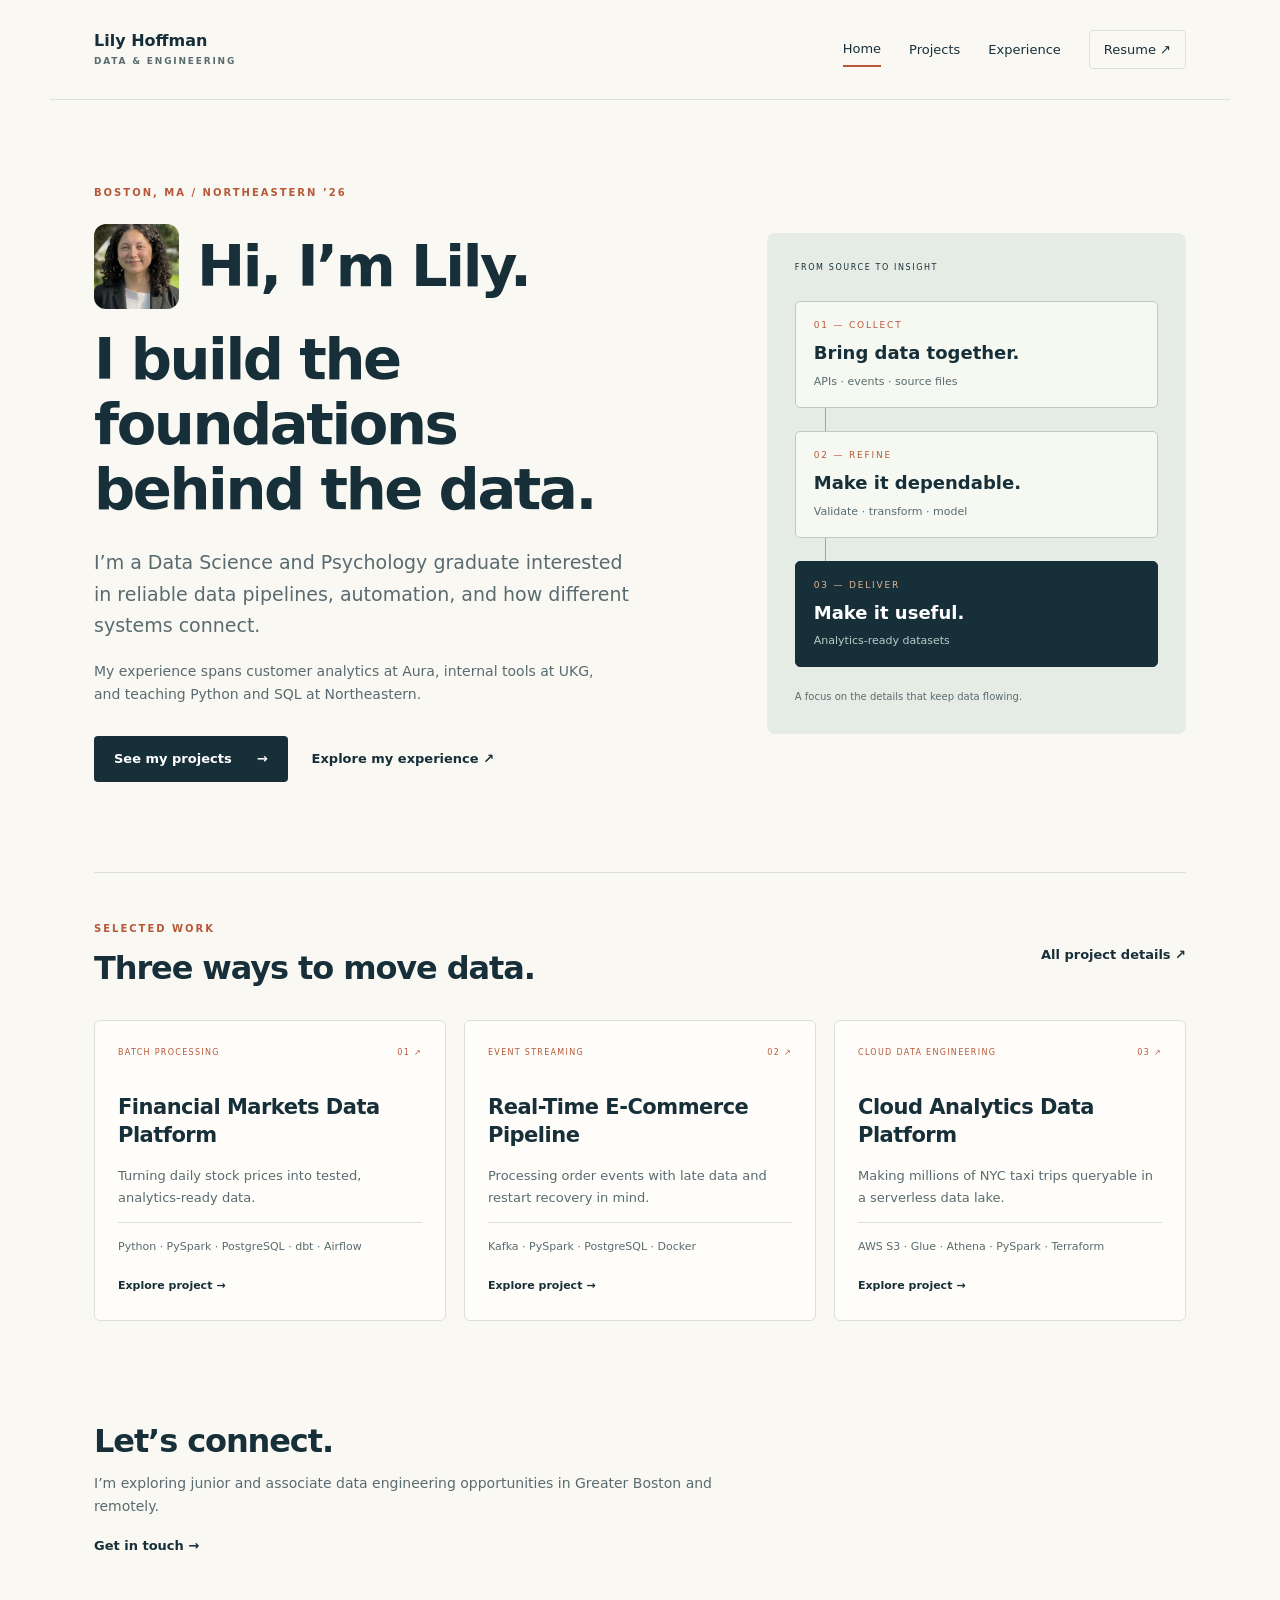
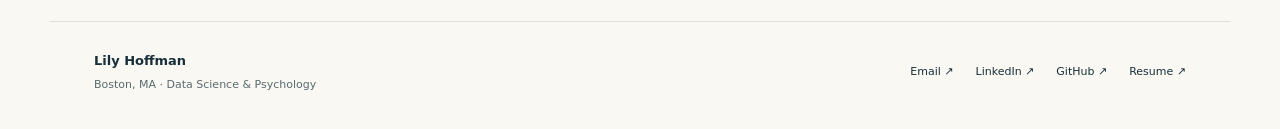
<file: index.html>
<!doctype html>
<html lang="en">
<head>
  <meta charset="utf-8">
  <meta name="viewport" content="width=device-width,initial-scale=1">
  <title>Data Engineering Portfolio | Lily Hoffman</title>
  <meta
    name="description"
    content="Lily Hoffman — Boston-based Northeastern graduate building data pipelines, streaming systems, and cloud analytics platforms."
  >
  <meta name="theme-color" content="#172f39">
  <link rel="stylesheet" href="styles.css">

  <style>
    .brand {
      grid-template-columns: 1fr;
    }

    .intro-heading {
      display: flex;
      align-items: center;
      gap: 18px;
      margin-bottom: 18px;
    }

    .intro-heading h1 {
      margin: 0;
    }

    .intro-heading .profile-photo {
      display: block;
      width: 85px;
      height: 85px;
      max-width: none;
      margin: 0;
      flex-shrink: 0;
      object-fit: cover;
      object-position: center;
      border-radius: 12px;
    }

    .hero-headline {
      color: var(--ink);
      font-size: clamp(38px, 4.5vw, 60px);
      line-height: 1.13;
      letter-spacing: -2.4px;
      font-weight: 550;
      margin: 0 0 25px;
    }

    @media (max-width: 650px) {
      .intro-heading {
        gap: 12px;
      }

      .intro-heading .profile-photo {
        width: 65px;
        height: 65px;
      }

      .intro-heading h1 {
        font-size: 36px;
      }

      .hero-headline {
        font-size: 42px;
        letter-spacing: -1.6px;
      }
    }
  </style>
</head>

<body>
  <a class="skip" href="#main">Skip to content</a>

  <header>
    <a class="brand" href="index.html">
      Lily Hoffman
      <span class="brand-sub">DATA & ENGINEERING</span>
    </a>

    <nav aria-label="Main navigation">
      <a href="index.html" aria-current="page">Home</a>
      <a href="projects.html">Projects</a>
      <a href="experience.html">Experience</a>
      <a class="resume" href="assets/lily-hoffman-resume.pdf">
        Resume ↗
      </a>
    </nav>
  </header>

  <main id="main">
    <section class="hero">
      <div>
        <p class="eyebrow">BOSTON, MA / NORTHEASTERN ’26</p>

        <div class="intro-heading">
          <img
            class="profile-photo"
            src="assets/lily-hoffman.jpeg"
            alt="Lily Hoffman"
            width="85"
            height="85"
          >
          <h1>Hi, I’m Lily.</h1>
        </div>

        <p class="hero-headline">
          I build the foundations<br>
          behind the data.
        </p>

        <p class="intro">
          I’m a Data Science and Psychology graduate interested in reliable
          data pipelines, automation, and how different systems connect.
        </p>

        <p class="hero-note">
          My experience spans customer analytics at Aura, internal tools at
          UKG, and teaching Python and SQL at Northeastern.
        </p>

        <div class="actions">
          <a class="button" href="projects.html">
            See my projects <span>→</span>
          </a>
          <a class="text-link" href="experience.html">
            Explore my experience ↗
          </a>
        </div>
      </div>

      <aside class="pipeline-art" aria-label="Data pipeline illustration">
        <div class="art-top">
          <span>FROM SOURCE TO INSIGHT</span>
        </div>

        <div class="art-node">
          <small>01 — COLLECT</small>
          <strong>Bring data together.</strong>
          <span>APIs · events · source files</span>
        </div>

        <div class="art-line"></div>

        <div class="art-node">
          <small>02 — REFINE</small>
          <strong>Make it dependable.</strong>
          <span>Validate · transform · model</span>
        </div>

        <div class="art-line"></div>

        <div class="art-node last">
          <small>03 — DELIVER</small>
          <strong>Make it useful.</strong>
          <span>Analytics-ready datasets</span>
        </div>

        <div class="art-bottom">
          A focus on the details that keep data flowing.
        </div>
      </aside>
    </section>

    <section class="selected">
      <div class="section-heading">
        <div>
          <p class="eyebrow">SELECTED WORK</p>
          <h2>Three ways to move data.</h2>
        </div>

        <a class="text-link" href="projects.html">
          All project details ↗
        </a>
      </div>

      <div class="cards">
        <a class="card" href="projects.html#markets">
          <div class="card-top">
            <span>BATCH PROCESSING</span>
            <span>01 ↗</span>
          </div>

          <h3>Financial Markets Data Platform</h3>
          <p>
            Turning daily stock prices into tested, analytics-ready data.
          </p>
          <div class="tools">
            Python · PySpark · PostgreSQL · dbt · Airflow
          </div>
          <span class="text-link">Explore project →</span>
        </a>

        <a class="card" href="projects.html#streaming">
          <div class="card-top">
            <span>EVENT STREAMING</span>
            <span>02 ↗</span>
          </div>

          <h3>Real-Time E-Commerce Pipeline</h3>
          <p>
            Processing order events with late data and restart recovery in mind.
          </p>
          <div class="tools">
            Kafka · PySpark · PostgreSQL · Docker
          </div>
          <span class="text-link">Explore project →</span>
        </a>

        <a class="card" href="projects.html#cloud">
          <div class="card-top">
            <span>CLOUD DATA ENGINEERING</span>
            <span>03 ↗</span>
          </div>

          <h3>Cloud Analytics Data Platform</h3>
          <p>
            Making millions of NYC taxi trips queryable in a serverless data lake.
          </p>
          <div class="tools">
            AWS S3 · Glue · Athena · PySpark · Terraform
          </div>
          <span class="text-link">Explore project →</span>
        </a>
      </div>
    </section>

    <section class="contact-strip">
      <h2>Let’s connect.</h2>
      <p>
        I’m exploring junior and associate data engineering opportunities
        in Greater Boston and remotely.
      </p>
      <a class="text-link" href="mailto:lilynaavhoffman@gmail.com">
        Get in touch →
      </a>
    </section>
  </main>

  <footer>
    <div>
      <strong>Lily Hoffman</strong>
      <span>Boston, MA · Data Science & Psychology</span>
    </div>

    <div class="footer-links">
      <a href="mailto:lilynaavhoffman@gmail.com">Email ↗</a>
      <a href="https://www.linkedin.com/in/lily-hoffman-79387425a/">
        LinkedIn ↗
      </a>
      <a href="https://github.com/lilyhoffman">GitHub ↗</a>
      <a href="assets/lily-hoffman-resume.pdf">Resume ↗</a>
    </div>
  </footer>
</body>
</html>
</file>
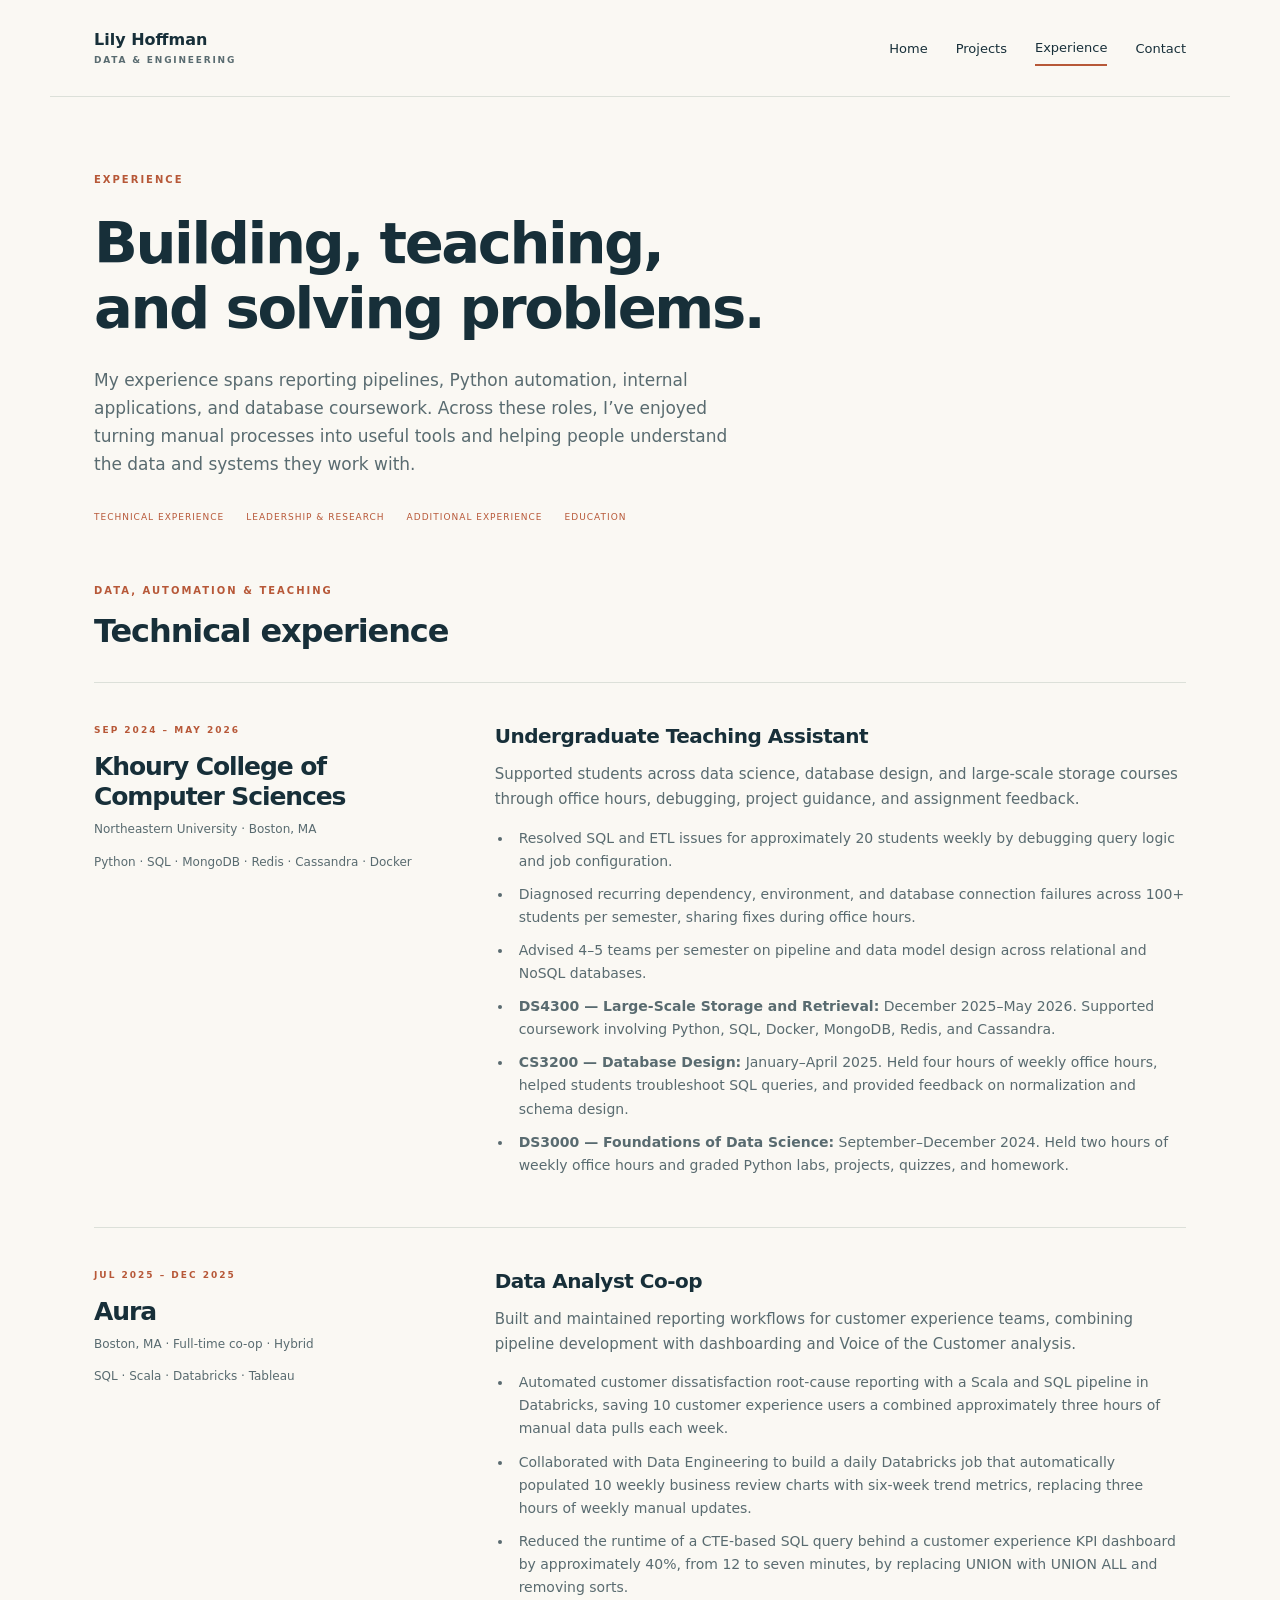
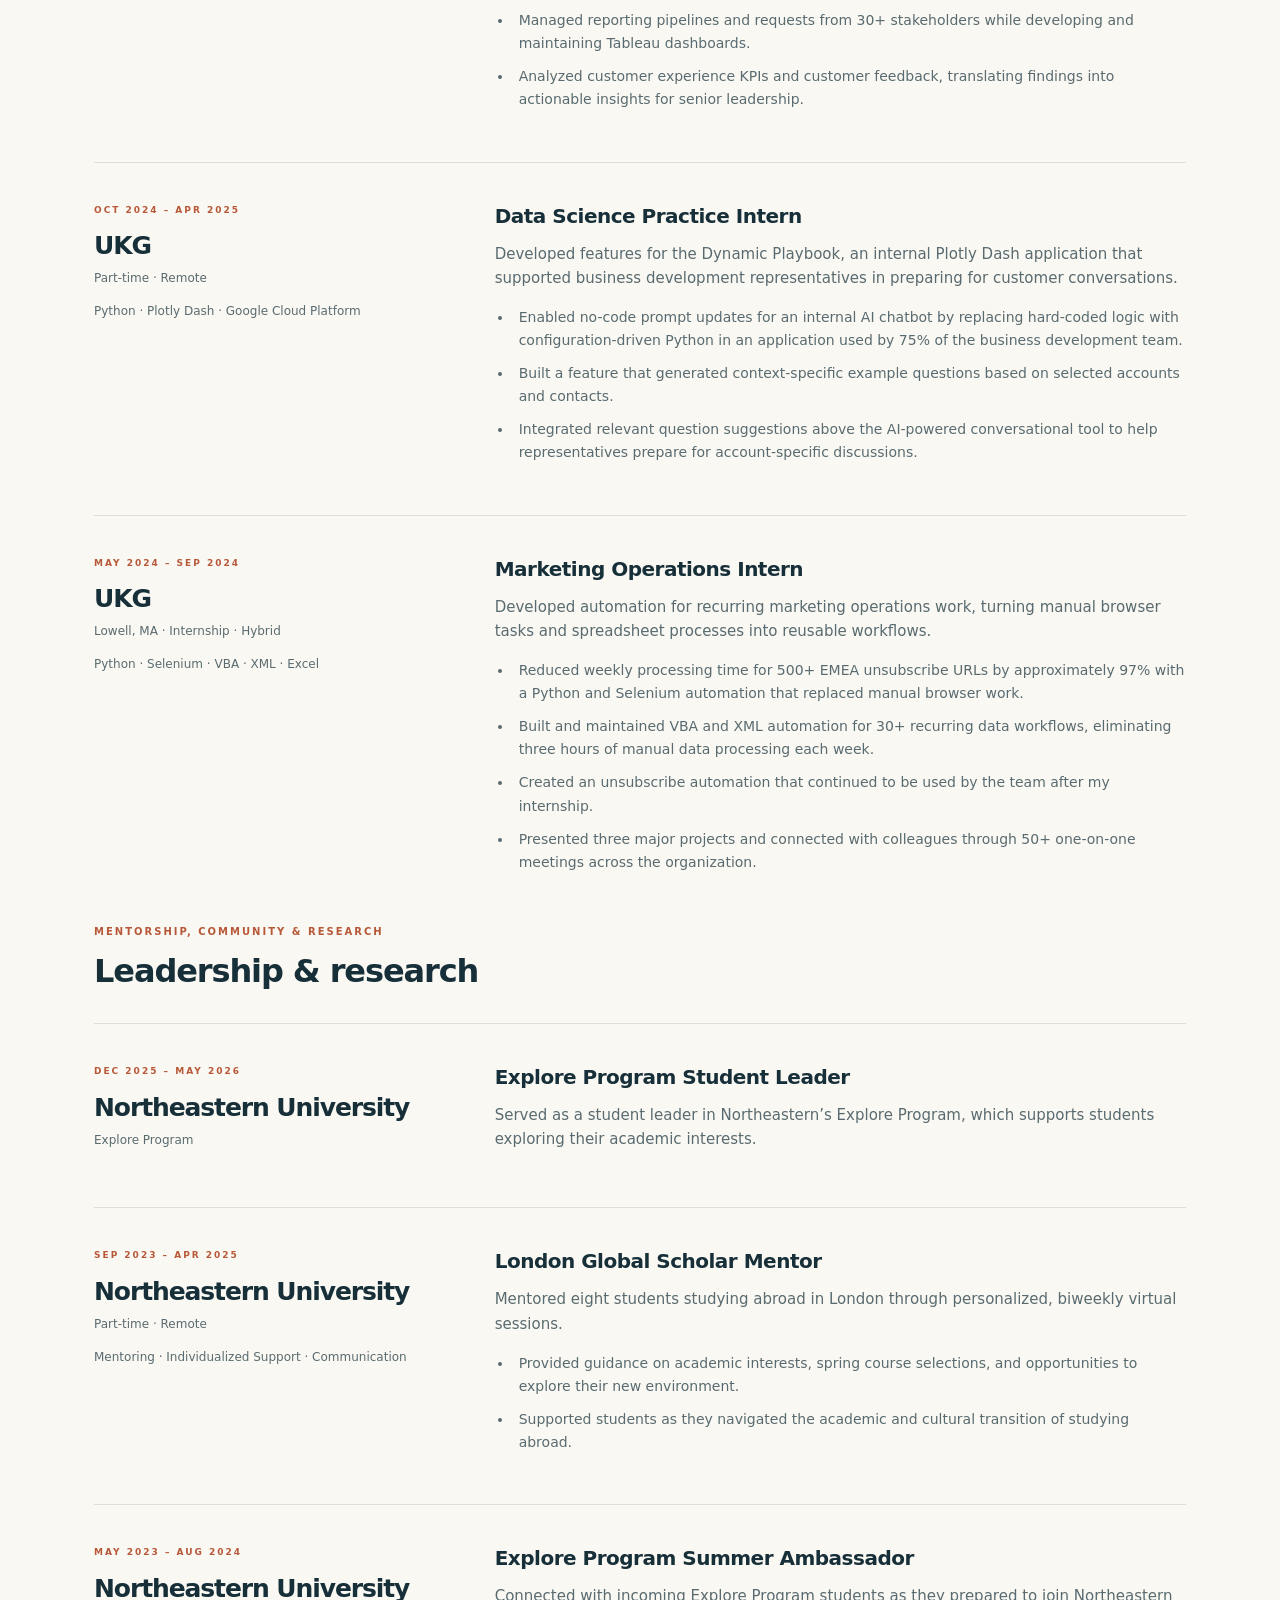
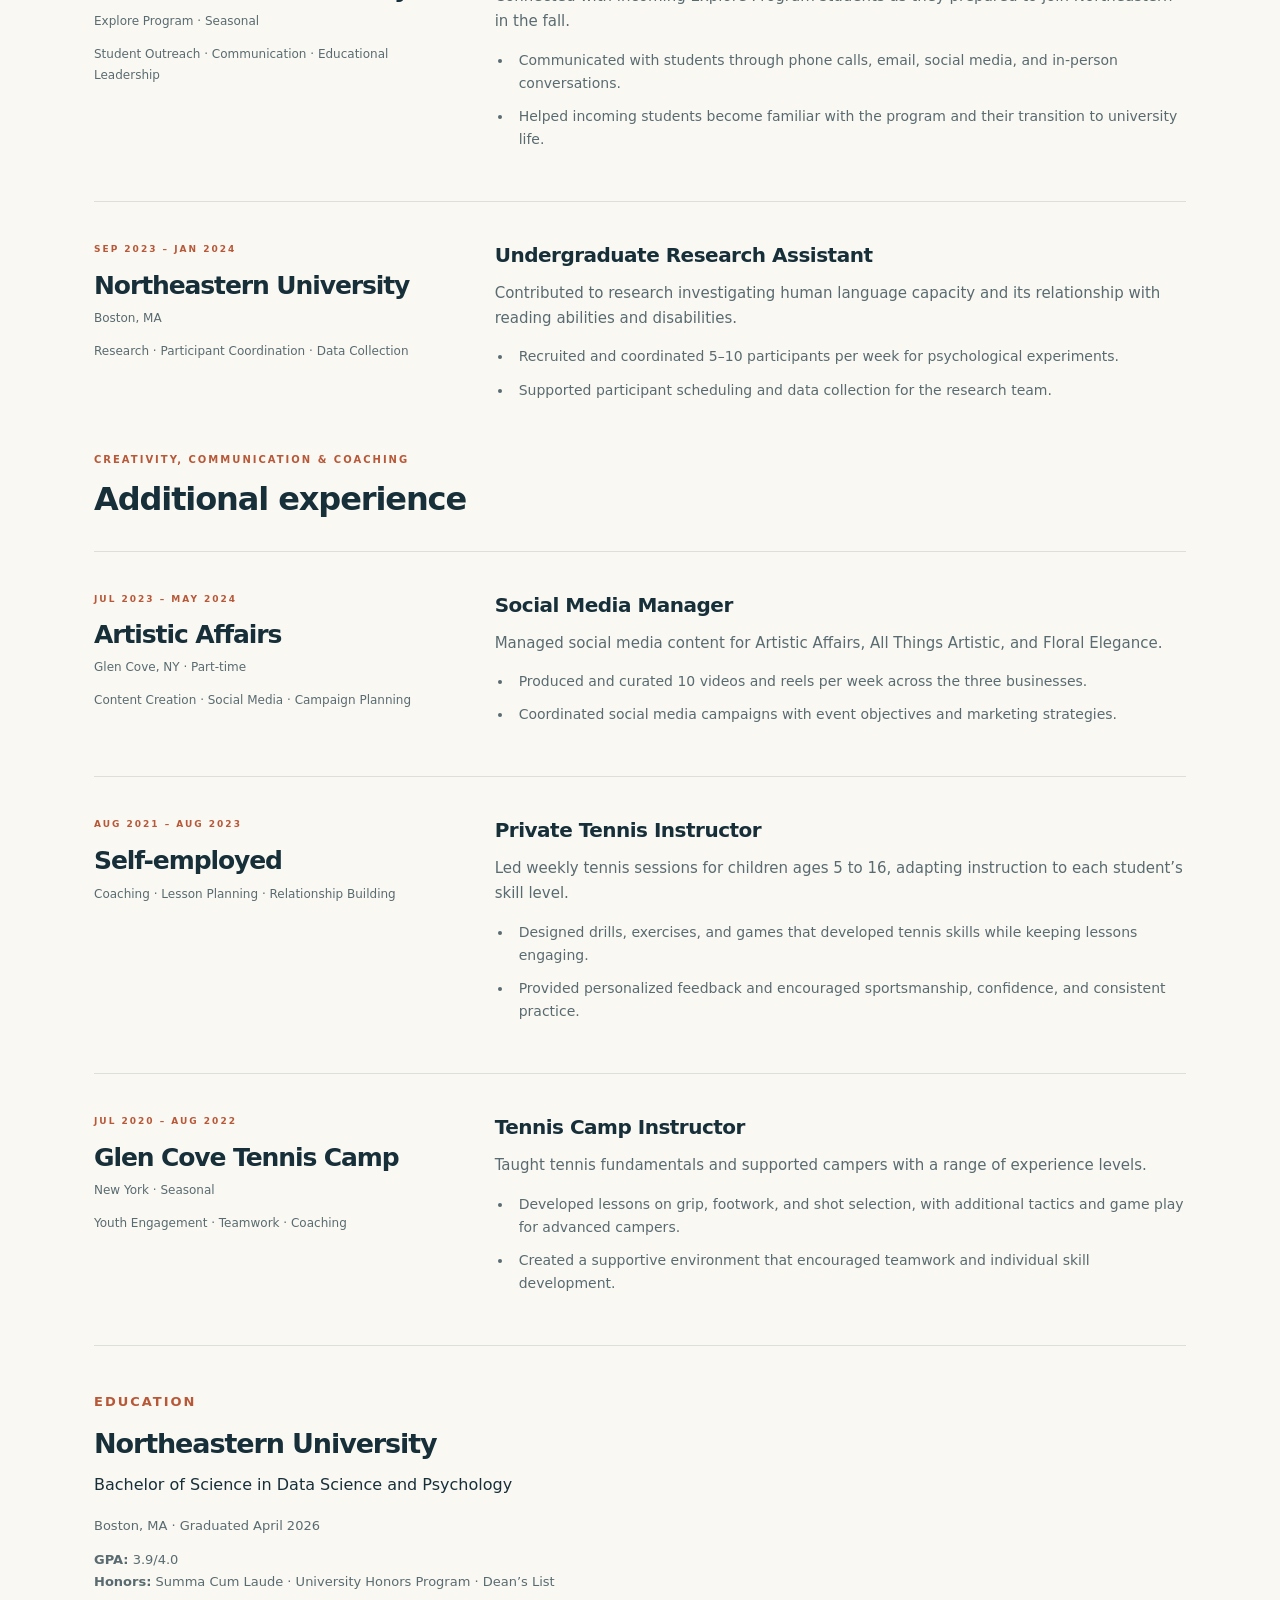
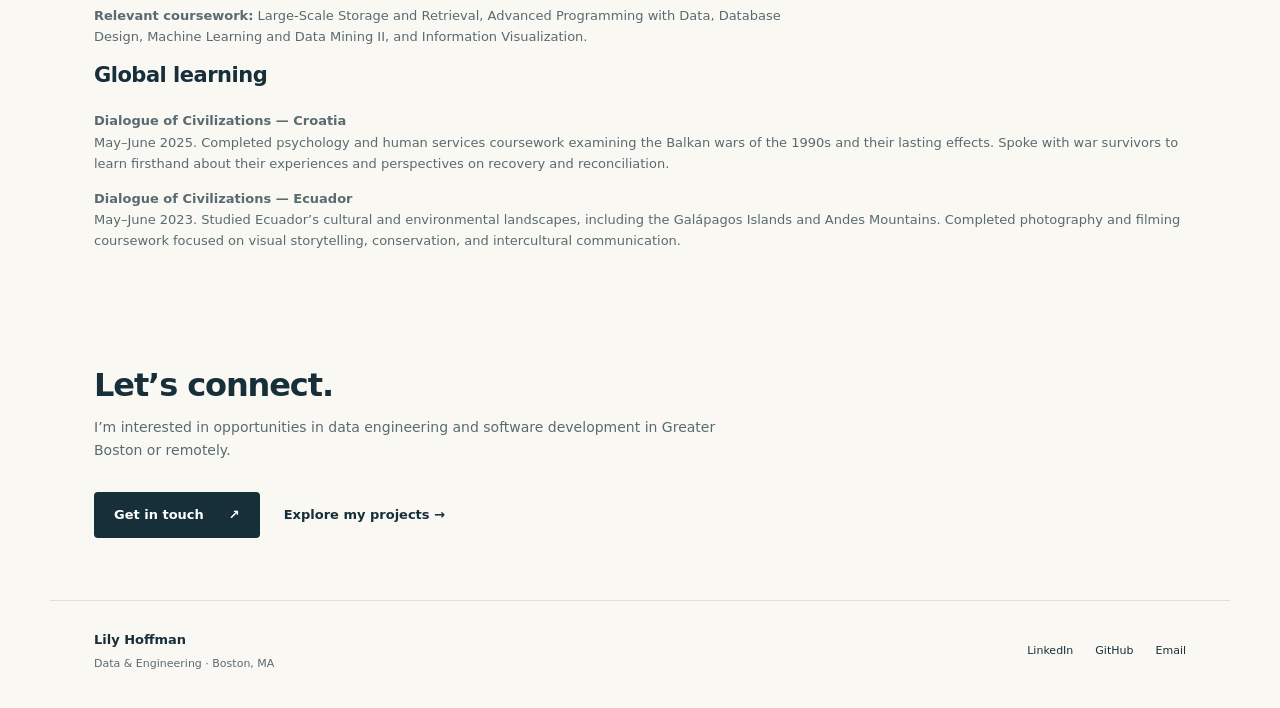
<file: experience.html>
<!doctype html>
<html lang="en">
<head>
  <meta charset="utf-8">
  <meta name="viewport" content="width=device-width, initial-scale=1">

  <title>Experience | Lily Hoffman</title>

  <meta
    name="description"
    content="Lily Hoffman's experience in data pipelines, Python automation, analytics, teaching, research, and student leadership."
  >

  <meta name="theme-color" content="#172f39">

  <link rel="icon" href="assets/favicon.svg" type="image/svg+xml">
  <link rel="stylesheet" href="styles.css">
</head>

<body>
  <a class="skip" href="#main">Skip to content</a>

  <header>
    <a class="brand" href="index.html">
      Lily Hoffman
      <span class="brand-sub">DATA &amp; ENGINEERING</span>
    </a>

    <nav aria-label="Main navigation">
      <a href="index.html">Home</a>
      <a href="projects.html">Projects</a>
      <a href="experience.html" aria-current="page">Experience</a>
      <a href="mailto:lilynaavhoffman@gmail.com">Contact</a>
    </nav>
  </header>

  <main id="main">
    <section class="page-intro" aria-labelledby="page-title">
      <p class="eyebrow">EXPERIENCE</p>

      <h1 id="page-title">Building, teaching,<br>and solving problems.</h1>

      <p>
        My experience spans reporting pipelines, Python automation,
        internal applications, and database coursework. Across these roles,
        I’ve enjoyed turning manual processes into useful tools and helping
        people understand the data and systems they work with.
      </p>

      <div class="project-jumps" aria-label="Experience sections">
        <a href="#technical">TECHNICAL EXPERIENCE</a>
        <a href="#leadership">LEADERSHIP &amp; RESEARCH</a>
        <a href="#additional">ADDITIONAL EXPERIENCE</a>
        <a href="#education">EDUCATION</a>
      </div>
    </section>

    <section id="technical" aria-labelledby="technical-heading">
      <div class="section-heading">
        <div>
          <p class="eyebrow">DATA, AUTOMATION &amp; TEACHING</p>
          <h2 id="technical-heading">Technical experience</h2>
        </div>
      </div>

      <article class="role">
        <div class="role-meta">
          <p class="eyebrow">SEP 2024 – MAY 2026</p>
          <h2>Khoury College of Computer Sciences</h2>
          <p>Northeastern University · Boston, MA</p>
          <p class="tools">
            Python · SQL · MongoDB · Redis · Cassandra · Docker
          </p>
        </div>

        <div>
          <h3>Undergraduate Teaching Assistant</h3>

          <p class="role-summary">
            Supported students across data science, database design, and
            large-scale storage courses through office hours, debugging,
            project guidance, and assignment feedback.
          </p>

          <ul>
            <li>
              Resolved SQL and ETL issues for approximately 20 students
              weekly by debugging query logic and job configuration.
            </li>
            <li>
              Diagnosed recurring dependency, environment, and database
              connection failures across 100+ students per semester,
              sharing fixes during office hours.
            </li>
            <li>
              Advised 4–5 teams per semester on pipeline and data model
              design across relational and NoSQL databases.
            </li>
            <li>
              <strong>DS4300 — Large-Scale Storage and Retrieval:</strong>
              December 2025–May 2026. Supported coursework involving Python,
              SQL, Docker, MongoDB, Redis, and Cassandra.
            </li>
            <li>
              <strong>CS3200 — Database Design:</strong>
              January–April 2025. Held four hours of weekly office hours,
              helped students troubleshoot SQL queries, and provided
              feedback on normalization and schema design.
            </li>
            <li>
              <strong>DS3000 — Foundations of Data Science:</strong>
              September–December 2024. Held two hours of weekly office
              hours and graded Python labs, projects, quizzes, and homework.
            </li>
          </ul>
        </div>
      </article>

      <article class="role">
        <div class="role-meta">
          <p class="eyebrow">JUL 2025 – DEC 2025</p>
          <h2>Aura</h2>
          <p>Boston, MA · Full-time co-op · Hybrid</p>
          <p class="tools">
            SQL · Scala · Databricks · Tableau
          </p>
        </div>

        <div>
          <h3>Data Analyst Co-op</h3>

          <p class="role-summary">
            Built and maintained reporting workflows for customer experience
            teams, combining pipeline development with dashboarding and
            Voice of the Customer analysis.
          </p>

          <ul>
            <li>
              Automated customer dissatisfaction root-cause reporting with
              a Scala and SQL pipeline in Databricks, saving 10 customer
              experience users a combined approximately three hours of
              manual data pulls each week.
            </li>
            <li>
              Collaborated with Data Engineering to build a daily
              Databricks job that automatically populated 10 weekly
              business review charts with six-week trend metrics,
              replacing three hours of weekly manual updates.
            </li>
            <li>
              Reduced the runtime of a CTE-based SQL query behind a
              customer experience KPI dashboard by approximately 40%,
              from 12 to seven minutes, by replacing UNION with UNION ALL
              and removing sorts.
            </li>
            <li>
              Managed reporting pipelines and requests from 30+
              stakeholders while developing and maintaining Tableau
              dashboards.
            </li>
            <li>
              Analyzed customer experience KPIs and customer feedback,
              translating findings into actionable insights for senior
              leadership.
            </li>
          </ul>
        </div>
      </article>

      <article class="role">
        <div class="role-meta">
          <p class="eyebrow">OCT 2024 – APR 2025</p>
          <h2>UKG</h2>
          <p>Part-time · Remote</p>
          <p class="tools">
            Python · Plotly Dash · Google Cloud Platform
          </p>
        </div>

        <div>
          <h3>Data Science Practice Intern</h3>

          <p class="role-summary">
            Developed features for the Dynamic Playbook, an internal
            Plotly Dash application that supported business development
            representatives in preparing for customer conversations.
          </p>

          <ul>
            <li>
              Enabled no-code prompt updates for an internal AI chatbot
              by replacing hard-coded logic with configuration-driven
              Python in an application used by 75% of the business
              development team.
            </li>
            <li>
              Built a feature that generated context-specific example
              questions based on selected accounts and contacts.
            </li>
            <li>
              Integrated relevant question suggestions above the
              AI-powered conversational tool to help representatives
              prepare for account-specific discussions.
            </li>
          </ul>
        </div>
      </article>

      <article class="role">
        <div class="role-meta">
          <p class="eyebrow">MAY 2024 – SEP 2024</p>
          <h2>UKG</h2>
          <p>Lowell, MA · Internship · Hybrid</p>
          <p class="tools">
            Python · Selenium · VBA · XML · Excel
          </p>
        </div>

        <div>
          <h3>Marketing Operations Intern</h3>

          <p class="role-summary">
            Developed automation for recurring marketing operations work,
            turning manual browser tasks and spreadsheet processes into
            reusable workflows.
          </p>

          <ul>
            <li>
              Reduced weekly processing time for 500+ EMEA unsubscribe
              URLs by approximately 97% with a Python and Selenium
              automation that replaced manual browser work.
            </li>
            <li>
              Built and maintained VBA and XML automation for 30+
              recurring data workflows, eliminating three hours of
              manual data processing each week.
            </li>
            <li>
              Created an unsubscribe automation that continued to be
              used by the team after my internship.
            </li>
            <li>
              Presented three major projects and connected with
              colleagues through 50+ one-on-one meetings across the
              organization.
            </li>
          </ul>
        </div>
      </article>
    </section>

    <section id="leadership" aria-labelledby="leadership-heading">
      <div class="section-heading">
        <div>
          <p class="eyebrow">MENTORSHIP, COMMUNITY &amp; RESEARCH</p>
          <h2 id="leadership-heading">Leadership &amp; research</h2>
        </div>
      </div>

      <article class="role">
        <div class="role-meta">
          <p class="eyebrow">DEC 2025 – MAY 2026</p>
          <h2>Northeastern University</h2>
          <p>Explore Program</p>
        </div>

        <div>
          <h3>Explore Program Student Leader</h3>

          <p class="role-summary">
            Served as a student leader in Northeastern’s Explore Program,
            which supports students exploring their academic interests.
          </p>
        </div>
      </article>

      <article class="role">
        <div class="role-meta">
          <p class="eyebrow">SEP 2023 – APR 2025</p>
          <h2>Northeastern University</h2>
          <p>Part-time · Remote</p>
          <p class="tools">
            Mentoring · Individualized Support · Communication
          </p>
        </div>

        <div>
          <h3>London Global Scholar Mentor</h3>

          <p class="role-summary">
            Mentored eight students studying abroad in London through
            personalized, biweekly virtual sessions.
          </p>

          <ul>
            <li>
              Provided guidance on academic interests, spring course
              selections, and opportunities to explore their new environment.
            </li>
            <li>
              Supported students as they navigated the academic and
              cultural transition of studying abroad.
            </li>
          </ul>
        </div>
      </article>

      <article class="role">
        <div class="role-meta">
          <p class="eyebrow">MAY 2023 – AUG 2024</p>
          <h2>Northeastern University</h2>
          <p>Explore Program · Seasonal</p>
          <p class="tools">
            Student Outreach · Communication · Educational Leadership
          </p>
        </div>

        <div>
          <h3>Explore Program Summer Ambassador</h3>

          <p class="role-summary">
            Connected with incoming Explore Program students as they
            prepared to join Northeastern in the fall.
          </p>

          <ul>
            <li>
              Communicated with students through phone calls, email,
              social media, and in-person conversations.
            </li>
            <li>
              Helped incoming students become familiar with the program
              and their transition to university life.
            </li>
          </ul>
        </div>
      </article>

      <article class="role">
        <div class="role-meta">
          <p class="eyebrow">SEP 2023 – JAN 2024</p>
          <h2>Northeastern University</h2>
          <p>Boston, MA</p>
          <p class="tools">
            Research · Participant Coordination · Data Collection
          </p>
        </div>

        <div>
          <h3>Undergraduate Research Assistant</h3>

          <p class="role-summary">
            Contributed to research investigating human language capacity
            and its relationship with reading abilities and disabilities.
          </p>

          <ul>
            <li>
              Recruited and coordinated 5–10 participants per week
              for psychological experiments.
            </li>
            <li>
              Supported participant scheduling and data collection
              for the research team.
            </li>
          </ul>
        </div>
      </article>
    </section>

    <section id="additional" aria-labelledby="additional-heading">
      <div class="section-heading">
        <div>
          <p class="eyebrow">CREATIVITY, COMMUNICATION &amp; COACHING</p>
          <h2 id="additional-heading">Additional experience</h2>
        </div>
      </div>

      <article class="role">
        <div class="role-meta">
          <p class="eyebrow">JUL 2023 – MAY 2024</p>
          <h2>Artistic Affairs</h2>
          <p>Glen Cove, NY · Part-time</p>
          <p class="tools">
            Content Creation · Social Media · Campaign Planning
          </p>
        </div>

        <div>
          <h3>Social Media Manager</h3>

          <p class="role-summary">
            Managed social media content for Artistic Affairs,
            All Things Artistic, and Floral Elegance.
          </p>

          <ul>
            <li>
              Produced and curated 10 videos and reels per week
              across the three businesses.
            </li>
            <li>
              Coordinated social media campaigns with event objectives
              and marketing strategies.
            </li>
          </ul>
        </div>
      </article>

      <article class="role">
        <div class="role-meta">
          <p class="eyebrow">AUG 2021 – AUG 2023</p>
          <h2>Self-employed</h2>
          <p class="tools">
            Coaching · Lesson Planning · Relationship Building
          </p>
        </div>

        <div>
          <h3>Private Tennis Instructor</h3>

          <p class="role-summary">
            Led weekly tennis sessions for children ages 5 to 16,
            adapting instruction to each student’s skill level.
          </p>

          <ul>
            <li>
              Designed drills, exercises, and games that developed
              tennis skills while keeping lessons engaging.
            </li>
            <li>
              Provided personalized feedback and encouraged
              sportsmanship, confidence, and consistent practice.
            </li>
          </ul>
        </div>
      </article>

      <article class="role">
        <div class="role-meta">
          <p class="eyebrow">JUL 2020 – AUG 2022</p>
          <h2>Glen Cove Tennis Camp</h2>
          <p>New York · Seasonal</p>
          <p class="tools">
            Youth Engagement · Teamwork · Coaching
          </p>
        </div>

        <div>
          <h3>Tennis Camp Instructor</h3>

          <p class="role-summary">
            Taught tennis fundamentals and supported campers with
            a range of experience levels.
          </p>

          <ul>
            <li>
              Developed lessons on grip, footwork, and shot selection,
              with additional tactics and game play for advanced campers.
            </li>
            <li>
              Created a supportive environment that encouraged
              teamwork and individual skill development.
            </li>
          </ul>
        </div>
      </article>
    </section>

    <section
      class="education"
      id="education"
      aria-labelledby="education-heading"
    >
      <p class="eyebrow">EDUCATION</p>

      <h2 id="education-heading">Northeastern University</h2>

      <p class="degree">
        Bachelor of Science in Data Science and Psychology
      </p>

      <p>Boston, MA · Graduated April 2026</p>

      <p>
        <strong>GPA:</strong> 3.9/4.0<br>
        <strong>Honors:</strong> Summa Cum Laude ·
        University Honors Program · Dean’s List
      </p>

      <p class="coursework">
        <strong>Relevant coursework:</strong>
        Large-Scale Storage and Retrieval, Advanced Programming with Data,
        Database Design, Machine Learning and Data Mining II,
        and Information Visualization.
      </p>

      <h3>Global learning</h3>

      <p>
        <strong>Dialogue of Civilizations — Croatia</strong><br>
        May–June 2025.
        Completed psychology and human services coursework
  examining the Balkan wars of the 1990s and their lasting effects.
  Spoke with war survivors to learn firsthand about their experiences
  and perspectives on recovery and reconciliation.
      </p>

      <p>
        <strong>Dialogue of Civilizations — Ecuador</strong><br>
        May–June 2023. Studied Ecuador’s cultural and environmental
        landscapes, including the Galápagos Islands and Andes Mountains.
        Completed photography and filming coursework focused on visual
        storytelling, conservation, and intercultural communication.
      </p>
    </section>

    <section class="contact-strip" aria-labelledby="contact-heading">
      <h2 id="contact-heading">Let’s connect.</h2>

      <p>
        I’m interested in opportunities in data engineering and
        software development in Greater Boston or remotely.
      </p>

      <div class="actions">
        <a class="button" href="mailto:lilynaavhoffman@gmail.com">
          Get in touch <span aria-hidden="true">↗</span>
        </a>

        <a class="text-link" href="projects.html">
          Explore my projects <span aria-hidden="true">→</span>
        </a>
      </div>
    </section>
  </main>

  <footer>
    <div>
      <strong>Lily Hoffman</strong>
      <span>Data &amp; Engineering · Boston, MA</span>
    </div>

    <div class="footer-links">
      <a
        href="https://www.linkedin.com/in/lily-hoffman-79387425a/"
        target="_blank"
        rel="noopener noreferrer"
      >
        LinkedIn
      </a>

      <a
        href="https://github.com/lilyhoffman"
        target="_blank"
        rel="noopener noreferrer"
      >
        GitHub
      </a>

      <a href="mailto:lilynaavhoffman@gmail.com">Email</a>
    </div>
  </footer>
</body>
</html>
</file>
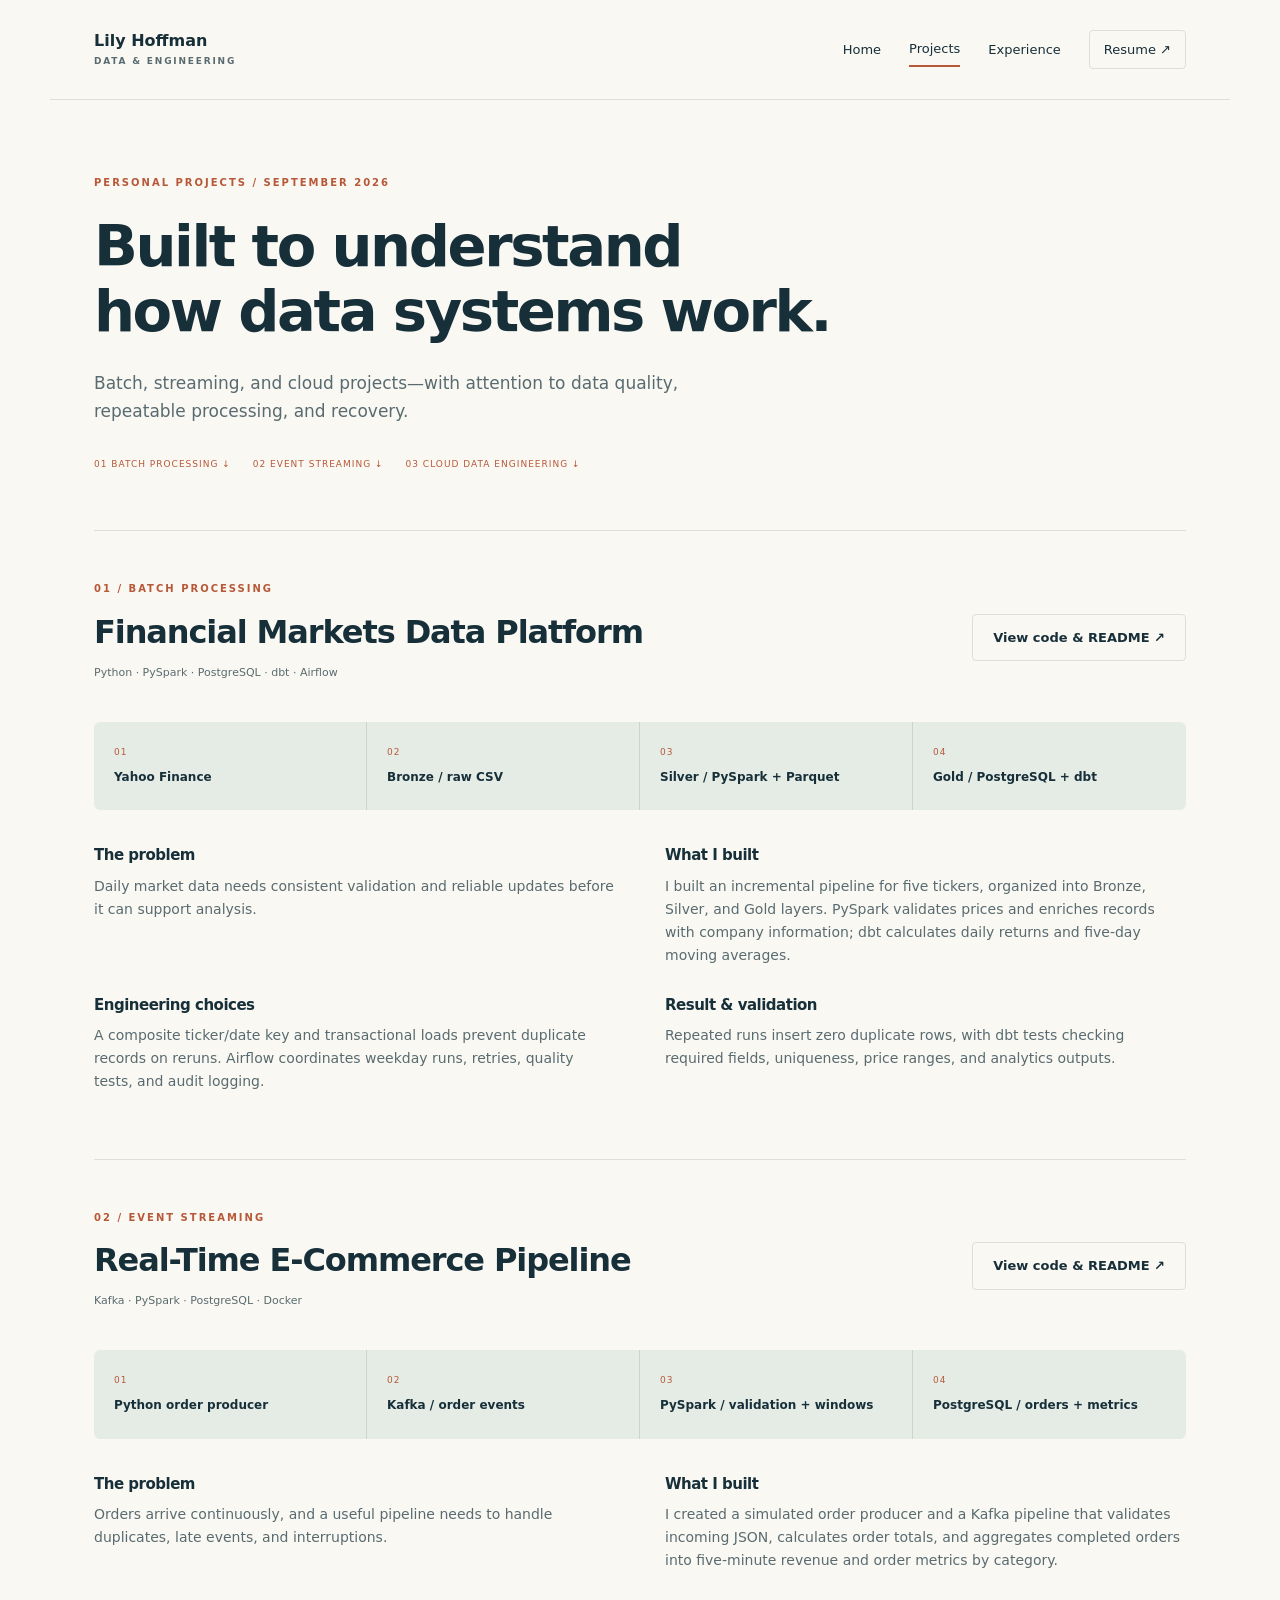
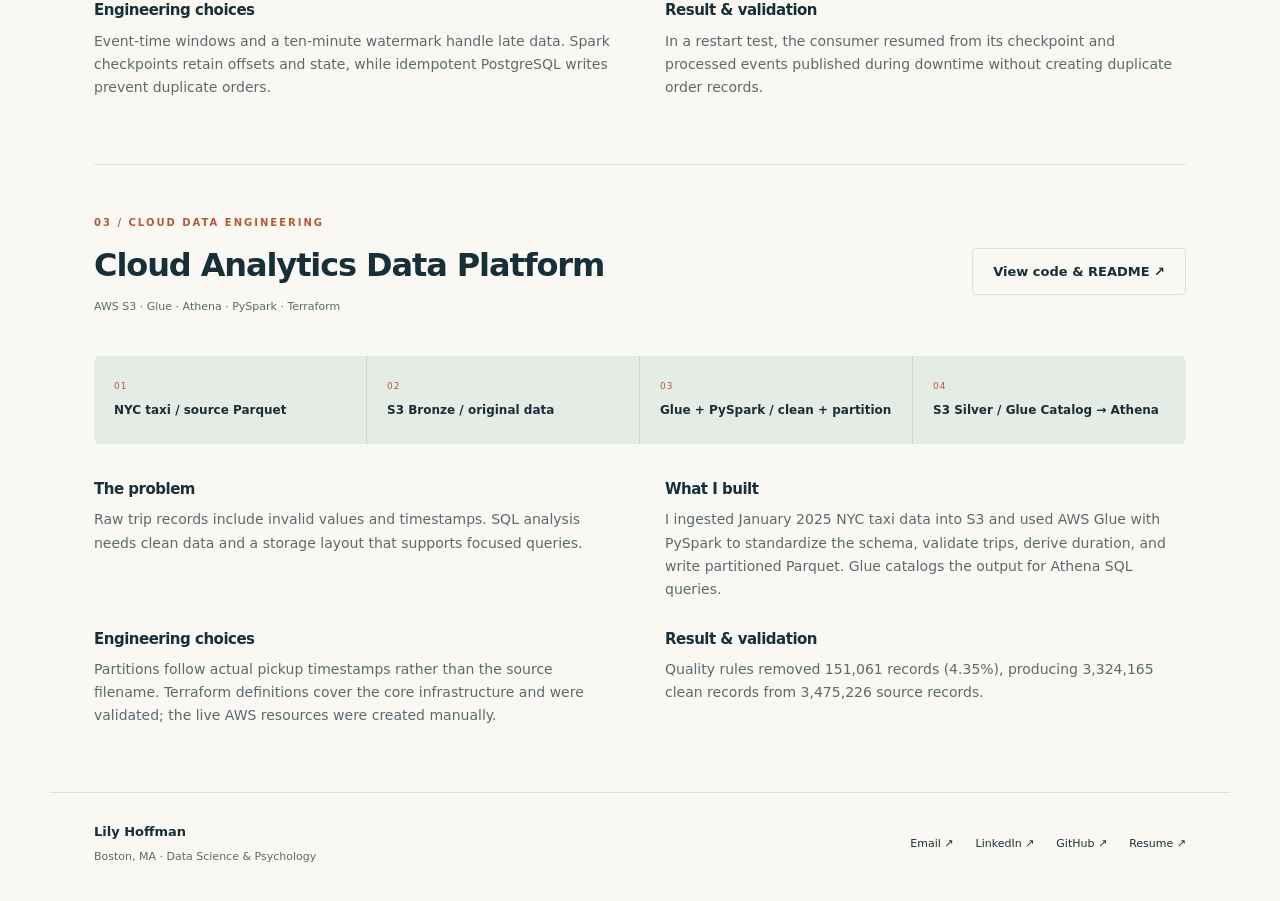
<file: projects.html>
<!doctype html>
<html lang="en">
<head>
  <meta charset="utf-8">
  <meta name="viewport" content="width=device-width,initial-scale=1">
  <title>Projects | Lily Hoffman</title>
  <meta
    name="description"
    content="Lily Hoffman — Boston-based Northeastern graduate building data pipelines, streaming systems, and cloud analytics platforms."
  >
  <meta name="theme-color" content="#172f39">
  <link rel="icon" href="assets/favicon.svg" type="image/svg+xml">
  <link rel="stylesheet" href="styles.css">
</head>

<body>
  <a class="skip" href="#main">Skip to content</a>

  <header>
    <a class="brand" href="index.html">
      Lily Hoffman
      <span class="brand-sub">DATA & ENGINEERING</span>
    </a>

    <nav aria-label="Main navigation">
      <a href="index.html">Home</a>
      <a href="projects.html" aria-current="page">Projects</a>
      <a href="experience.html">Experience</a>
      <a class="resume" href="assets/lily-hoffman-resume.pdf">
        Resume ↗
      </a>
    </nav>
  </header>

  <main id="main">
    <section class="page-intro">
      <p class="eyebrow">PERSONAL PROJECTS / SEPTEMBER 2026</p>

      <h1>
        Built to understand<br>
        how data systems work.
      </h1>

      <p>
        Batch, streaming, and cloud projects—with attention to data quality,
        repeatable processing, and recovery.
      </p>

      <div class="project-jumps">
        <a href="#markets">01 BATCH PROCESSING ↓</a>
        <a href="#streaming">02 EVENT STREAMING ↓</a>
        <a href="#cloud">03 CLOUD DATA ENGINEERING ↓</a>
      </div>
    </section>

    <article class="project" id="markets">
      <div class="project-title">
        <div>
          <p class="eyebrow">01 / BATCH PROCESSING</p>
          <h2>Financial Markets Data Platform</h2>
          <p class="tools">
            Python · PySpark · PostgreSQL · dbt · Airflow
          </p>
        </div>

        <a
          class="button outline"
          href="https://github.com/lilyhoffman/data-engineering-portfolio/tree/main/financial-market-data-platform"
        >
          View code & README ↗
        </a>
      </div>

      <ol class="flow" aria-label="Pipeline architecture">
        <li>
          <span>01</span>
          <strong>Yahoo Finance</strong>
        </li>
        <li>
          <span>02</span>
          <strong>Bronze / raw CSV</strong>
        </li>
        <li>
          <span>03</span>
          <strong>Silver / PySpark + Parquet</strong>
        </li>
        <li>
          <span>04</span>
          <strong>Gold / PostgreSQL + dbt</strong>
        </li>
      </ol>

      <div class="project-copy">
        <div>
          <h3>The problem</h3>
          <p>
            Daily market data needs consistent validation and reliable updates
            before it can support analysis.
          </p>
        </div>

        <div>
          <h3>What I built</h3>
          <p>
            I built an incremental pipeline for five tickers, organized into
            Bronze, Silver, and Gold layers. PySpark validates prices and
            enriches records with company information; dbt calculates daily
            returns and five-day moving averages.
          </p>
        </div>

        <div>
          <h3>Engineering choices</h3>
          <p>
            A composite ticker/date key and transactional loads prevent
            duplicate records on reruns. Airflow coordinates weekday runs,
            retries, quality tests, and audit logging.
          </p>
        </div>

        <div>
          <h3>Result & validation</h3>
          <p>
            Repeated runs insert zero duplicate rows, with dbt tests checking
            required fields, uniqueness, price ranges, and analytics outputs.
          </p>
        </div>
      </div>
    </article>

    <article class="project" id="streaming">
      <div class="project-title">
        <div>
          <p class="eyebrow">02 / EVENT STREAMING</p>
          <h2>Real-Time E-Commerce Pipeline</h2>
          <p class="tools">
            Kafka · PySpark · PostgreSQL · Docker
          </p>
        </div>

        <a
          class="button outline"
          href="https://github.com/lilyhoffman/data-engineering-portfolio/tree/main/real-time-ecommerce-pipeline"
        >
          View code & README ↗
        </a>
      </div>

      <ol class="flow" aria-label="Pipeline architecture">
        <li>
          <span>01</span>
          <strong>Python order producer</strong>
        </li>
        <li>
          <span>02</span>
          <strong>Kafka / order events</strong>
        </li>
        <li>
          <span>03</span>
          <strong>PySpark / validation + windows</strong>
        </li>
        <li>
          <span>04</span>
          <strong>PostgreSQL / orders + metrics</strong>
        </li>
      </ol>

      <div class="project-copy">
        <div>
          <h3>The problem</h3>
          <p>
            Orders arrive continuously, and a useful pipeline needs to handle
            duplicates, late events, and interruptions.
          </p>
        </div>

        <div>
          <h3>What I built</h3>
          <p>
            I created a simulated order producer and a Kafka pipeline that
            validates incoming JSON, calculates order totals, and aggregates
            completed orders into five-minute revenue and order metrics by
            category.
          </p>
        </div>

        <div>
          <h3>Engineering choices</h3>
          <p>
            Event-time windows and a ten-minute watermark handle late data.
            Spark checkpoints retain offsets and state, while idempotent
            PostgreSQL writes prevent duplicate orders.
          </p>
        </div>

        <div>
          <h3>Result & validation</h3>
          <p>
            In a restart test, the consumer resumed from its checkpoint and
            processed events published during downtime without creating
            duplicate order records.
          </p>
        </div>
      </div>
    </article>

    <article class="project" id="cloud">
      <div class="project-title">
        <div>
          <p class="eyebrow">03 / CLOUD DATA ENGINEERING</p>
          <h2>Cloud Analytics Data Platform</h2>
          <p class="tools">
            AWS S3 · Glue · Athena · PySpark · Terraform
          </p>
        </div>

        <a
          class="button outline"
          href="https://github.com/lilyhoffman/data-engineering-portfolio/tree/main/cloud-analytics-data-platform"
        >
          View code & README ↗
        </a>
      </div>

      <ol class="flow" aria-label="Pipeline architecture">
        <li>
          <span>01</span>
          <strong>NYC taxi / source Parquet</strong>
        </li>
        <li>
          <span>02</span>
          <strong>S3 Bronze / original data</strong>
        </li>
        <li>
          <span>03</span>
          <strong>Glue + PySpark / clean + partition</strong>
        </li>
        <li>
          <span>04</span>
          <strong>S3 Silver / Glue Catalog → Athena</strong>
        </li>
      </ol>

      <div class="project-copy">
        <div>
          <h3>The problem</h3>
          <p>
            Raw trip records include invalid values and timestamps. SQL
            analysis needs clean data and a storage layout that supports
            focused queries.
          </p>
        </div>

        <div>
          <h3>What I built</h3>
          <p>
            I ingested January 2025 NYC taxi data into S3 and used AWS Glue
            with PySpark to standardize the schema, validate trips, derive
            duration, and write partitioned Parquet. Glue catalogs the output
            for Athena SQL queries.
          </p>
        </div>

        <div>
          <h3>Engineering choices</h3>
          <p>
            Partitions follow actual pickup timestamps rather than the source
            filename. Terraform definitions cover the core infrastructure and
            were validated; the live AWS resources were created manually.
          </p>
        </div>

        <div>
          <h3>Result & validation</h3>
          <p>
            Quality rules removed 151,061 records (4.35%), producing 3,324,165
            clean records from 3,475,226 source records.
          </p>
        </div>
      </div>
    </article>
  </main>

  <footer>
    <div>
      <strong>Lily Hoffman</strong>
      <span>Boston, MA · Data Science & Psychology</span>
    </div>

    <div class="footer-links">
      <a href="mailto:lilynaavhoffman@gmail.com">Email ↗</a>
      <a href="https://www.linkedin.com/in/lily-hoffman-79387425a/">
        LinkedIn ↗
      </a>
      <a href="https://github.com/lilyhoffman">GitHub ↗</a>
      <a href="assets/lily-hoffman-resume.pdf">Resume ↗</a>
    </div>
  </footer>
</body>
</html>
</file>
<file: styles.css>
:root {
  --paper: #faf8f3;
  --ink: #172f39;
  --muted: #596b70;
  --line: #dce0d9;
  --accent: #b75838;
  --green: #e5ece6;
}

* {
  box-sizing: border-box;
}

html {
  scroll-behavior: smooth;
  scroll-padding-top: 30px;
}

body {
  margin: 0;
  background: var(--paper);
  color: var(--ink);
  font: 16px/1.65 system-ui, -apple-system, BlinkMacSystemFont,
    "Segoe UI", sans-serif;
}

a {
  color: inherit;
  text-decoration: none;
}

a:focus-visible {
  outline: 3px solid var(--accent);
  outline-offset: 6px;
}

header,
main,
footer {
  max-width: 1180px;
  margin: auto;
  padding-left: 44px;
  padding-right: 44px;
}

header {
  display: flex;
  justify-content: space-between;
  align-items: center;
  padding-top: 30px;
  padding-bottom: 30px;
  border-bottom: 1px solid var(--line);
  gap: 24px;
}

.brand {
  display: grid;
  grid-template-columns: 1fr;
  column-gap: 12px;
  font-weight: 650;
  line-height: 1.3;
}

.monogram {
  grid-row: 1/3;
  align-self: center;
  background: var(--ink);
  color: white;
  padding: 10px 7px;
  border-radius: 50%;
  font-size: 13px;
  letter-spacing: 1px;
  text-align: center;
}

.brand-sub {
  font-size: 9px;
  letter-spacing: 1.8px;
  color: var(--muted);
  margin-top: 4px;
}

nav {
  display: flex;
  gap: 28px;
  align-items: center;
  font-size: 13px;
}

nav a {
  padding: 6px 0;
}

nav a[aria-current] {
  border-bottom: 2px solid var(--accent);
}

nav a:hover,
.text-link:hover,
.footer-links a:hover {
  color: var(--accent);
}

nav .resume {
  border: 1px solid var(--line);
  padding: 8px 14px;
  border-radius: 4px;
}

.eyebrow {
  font-size: 10px;
  font-weight: 650;
  letter-spacing: 2px;
  color: var(--accent);
  margin: 0 0 22px;
}

h1,
h2,
h3,
p {
  margin-top: 0;
}

h1 {
  font-size: clamp(38px, 4.5vw, 60px);
  line-height: 1.13;
  letter-spacing: -2.4px;
  font-weight: 550;
  margin-bottom: 25px;
}

h2 {
  font-size: 32px;
  letter-spacing: -1.1px;
  line-height: 1.2;
  font-weight: 550;
}

h3 {
  font-size: 21px;
  line-height: 1.35;
  letter-spacing: -.5px;
  font-weight: 600;
}

p {
  color: var(--muted);
}

.hero {
  display: grid;
  grid-template-columns: 1.45fr 1fr;
  gap: 65px;
  align-items: center;
  padding: 85px 0 90px;
}

.intro {
  font-size: 19px;
  max-width: 540px;
  line-height: 1.65;
}

.hero-note {
  max-width: 520px;
  font-size: 14px;
}

.actions {
  display: flex;
  align-items: center;
  gap: 24px;
  margin-top: 30px;
  flex-wrap: wrap;
}

.button {
  display: inline-flex;
  justify-content: space-between;
  gap: 25px;
  background: var(--ink);
  color: white;
  border-radius: 4px;
  padding: 12px 20px;
  font-size: 13px;
  font-weight: 550;
}

.button:hover {
  background: #2b4954;
}

.button.outline {
  background: transparent;
  color: var(--ink);
  border: 1px solid var(--line);
}

.button.outline:hover {
  border-color: var(--ink);
}

.text-link {
  font-size: 13px;
  font-weight: 600;
}

.pipeline-art {
  padding: 28px;
  background: var(--green);
  border-radius: 8px;
  position: relative;
}

.art-top {
  display: flex;
  justify-content: space-between;
  font-size: 8px;
  letter-spacing: 1.6px;
  margin-bottom: 27px;
}

.art-node {
  border: 1px solid #becbc2;
  background: #f6f8f2;
  border-radius: 5px;
  padding: 16px 18px;
  display: grid;
  gap: 5px;
}

.art-node small {
  font-size: 9px;
  letter-spacing: 1.8px;
  color: var(--accent);
}

.art-node strong {
  font-size: 18px;
  font-weight: 550;
}

.art-node span {
  font-size: 11px;
  color: var(--muted);
}

.art-line {
  width: 1px;
  height: 23px;
  background: #9aae9f;
  margin-left: 30px;
}

.art-node.last {
  background: var(--ink);
  color: white;
  border-color: var(--ink);
}

.art-node.last small {
  color: #e8b591;
}

.art-node.last span {
  color: #b9ccc8;
}

.art-bottom {
  font-size: 10px;
  color: var(--muted);
  padding-top: 22px;
}

.selected {
  border-top: 1px solid var(--line);
  padding: 48px 0 65px;
}

.section-heading {
  display: flex;
  align-items: center;
  justify-content: space-between;
  gap: 20px;
  margin-bottom: 32px;
}

.section-heading .eyebrow {
  margin-bottom: 12px;
}

.section-heading h2 {
  margin: 0;
}

.cards {
  display: grid;
  grid-template-columns: repeat(3, 1fr);
  gap: 18px;
}

.card {
  padding: 25px 23px;
  border: 1px solid var(--line);
  border-radius: 6px;
  background: #fffdf9;
  display: flex;
  flex-direction: column;
  transition: transform .15s, border-color .15s;
}

.card:hover {
  transform: translateY(-4px);
  border-color: #8c9a91;
}

.card-top {
  display: flex;
  justify-content: space-between;
  font-size: 8px;
  letter-spacing: 1.3px;
  color: var(--accent);
  gap: 12px;
  margin-bottom: 34px;
}

.card h3 {
  margin-bottom: 15px;
}

.card p {
  font-size: 13px;
  line-height: 1.7;
}

.tools {
  font-size: 11px;
  color: var(--muted);
  line-height: 1.8;
}

.card .tools {
  margin-top: auto;
  padding: 14px 0 20px;
  border-top: 1px solid var(--line);
}

.card .text-link {
  font-size: 11px;
}

.contact-strip {
  padding: 36px 0 62px;
  max-width: 650px;
}

.contact-strip h2 {
  margin-bottom: 12px;
}

.contact-strip p {
  font-size: 14px;
}

footer {
  border-top: 1px solid var(--line);
  padding-top: 28px;
  padding-bottom: 35px;
  display: flex;
  justify-content: space-between;
  gap: 25px;
  font-size: 11px;
}

footer strong,
footer span {
  display: block;
}

footer strong {
  font-size: 13px;
  margin-bottom: 5px;
}

footer span {
  color: var(--muted);
}

.footer-links {
  display: flex;
  gap: 22px;
  align-items: center;
  flex-wrap: wrap;
}

.page-intro {
  padding: 75px 0 58px;
  max-width: 780px;
}

.page-intro p:not(.eyebrow) {
  font-size: 17px;
  max-width: 650px;
}

.project-jumps {
  display: flex;
  gap: 22px;
  flex-wrap: wrap;
  margin-top: 32px;
  font-size: 9px;
  letter-spacing: 1px;
  color: var(--accent);
}

.project {
  border-top: 1px solid var(--line);
  padding: 50px 0 65px;
}

.project-title {
  display: flex;
  justify-content: space-between;
  align-items: center;
  gap: 30px;
}

.project-title h2 {
  margin-bottom: 12px;
}

.project-title .eyebrow {
  margin-bottom: 15px;
}

.flow {
  list-style: none;
  padding: 0;
  display: grid;
  grid-template-columns: repeat(4, 1fr);
  background: var(--green);
  border-radius: 6px;
  margin: 28px 0 35px;
}

.flow li {
  position: relative;
  padding: 23px 20px;
  border-right: 1px solid #cbd5cb;
}

.flow li:last-child {
  border: 0;
}

.flow span {
  display: block;
  font-size: 9px;
  color: var(--accent);
  margin-bottom: 8px;
  letter-spacing: 1px;
}

.flow strong {
  font-size: 12px;
  font-weight: 550;
  display: block;
}

.project-copy {
  display: grid;
  grid-template-columns: 1fr 1fr;
  gap: 28px 50px;
}

.project-copy h3 {
  font-size: 15px;
  margin-bottom: 9px;
}

.project-copy p {
  font-size: 14px;
  margin-bottom: 0;
}

.role {
  display: grid;
  grid-template-columns: 1fr 2fr;
  gap: 55px;
  border-top: 1px solid var(--line);
  padding: 40px 0;
}

.role-meta .eyebrow {
  font-size: 9px;
  margin-bottom: 14px;
}

.role-meta h2 {
  font-size: 25px;
  margin-bottom: 8px;
}

.role-meta p {
  font-size: 12px;
}

.role h3 {
  font-size: 20px;
  margin-bottom: 12px;
}

.role-summary {
  font-size: 15px;
}

.role ul {
  padding-left: 18px;
  color: var(--muted);
  font-size: 14px;
  margin-bottom: 0;
}

.role li {
  padding-left: 6px;
  margin-bottom: 10px;
}

.education {
  border-top: 1px solid var(--line);
  padding: 45px 0 65px;
}

.education .eyebrow {
  margin-bottom: 15px;
}

.education h2 {
  font-size: 27px;
  margin-bottom: 12px;
}

.education p {
  font-size: 13px;
}

.education .degree {
  font-size: 16px;
  color: var(--ink);
}

.coursework {
  max-width: 700px;
}

.skip {
  position: absolute;
  left: 20px;
  top: -100px;
  background: var(--ink);
  color: white;
  padding: 10px;
  z-index: 5;
}

.skip:focus {
  top: 10px;
}

@media (max-width: 850px) {
  header,
  main,
  footer {
    padding-left: 25px;
    padding-right: 25px;
  }

  .hero {
    gap: 30px;
    grid-template-columns: 1.25fr 1fr;
  }

  h1 {
    letter-spacing: -1.6px;
  }

  .pipeline-art {
    padding: 20px;
  }

  .cards {
    gap: 12px;
  }

  .card {
    padding: 20px 17px;
  }

  .card h3 {
    font-size: 18px;
  }

  nav {
    gap: 18px;
  }
}

@media (max-width: 650px) {
  header {
    align-items: flex-start;
    flex-direction: column;
    padding-top: 22px;
    padding-bottom: 20px;
    gap: 20px;
  }

  nav {
    width: 100%;
    justify-content: space-between;
    gap: 10px;
    font-size: 12px;
  }

  .hero {
    grid-template-columns: 1fr;
    padding: 48px 0;
    gap: 35px;
  }

  h1 {
    font-size: 42px;
  }

  .intro {
    font-size: 17px;
  }

  .pipeline-art {
    max-width: 420px;
    width: 100%;
  }

  .cards {
    grid-template-columns: 1fr;
  }

  .card-top {
    margin-bottom: 20px;
  }

  .section-heading {
    align-items: flex-start;
    flex-direction: column;
  }

  h2 {
    font-size: 28px;
  }

  .contact-strip {
    padding-bottom: 45px;
  }

  footer {
    flex-direction: column;
  }

  .page-intro {
    padding: 48px 0 38px;
  }

  .project-title {
    align-items: flex-start;
    flex-direction: column;
    gap: 10px;
  }

  .flow {
    grid-template-columns: 1fr 1fr;
  }

  .flow li {
    border-bottom: 1px solid #cbd5cb;
  }

  .flow li:nth-child(2) {
    border-right: 0;
  }

  .project-copy {
    grid-template-columns: 1fr;
    gap: 23px;
  }

  .role {
    grid-template-columns: 1fr;
    gap: 10px;
    padding: 30px 0;
  }

  .role-meta .eyebrow {
    margin-bottom: 8px;
  }

  .project {
    padding: 35px 0 45px;
  }

  .project-jumps {
    gap: 14px;
  }

  .art-top {
    font-size: 9px;
  }

  .card h3 {
    font-size: 23px;
  }
}

@media (prefers-reduced-motion: reduce) {
  html {
    scroll-behavior: auto;
  }

  .card {
    transition: none;
  }

  .card:hover {
    transform: none;
  }
}
</file>
